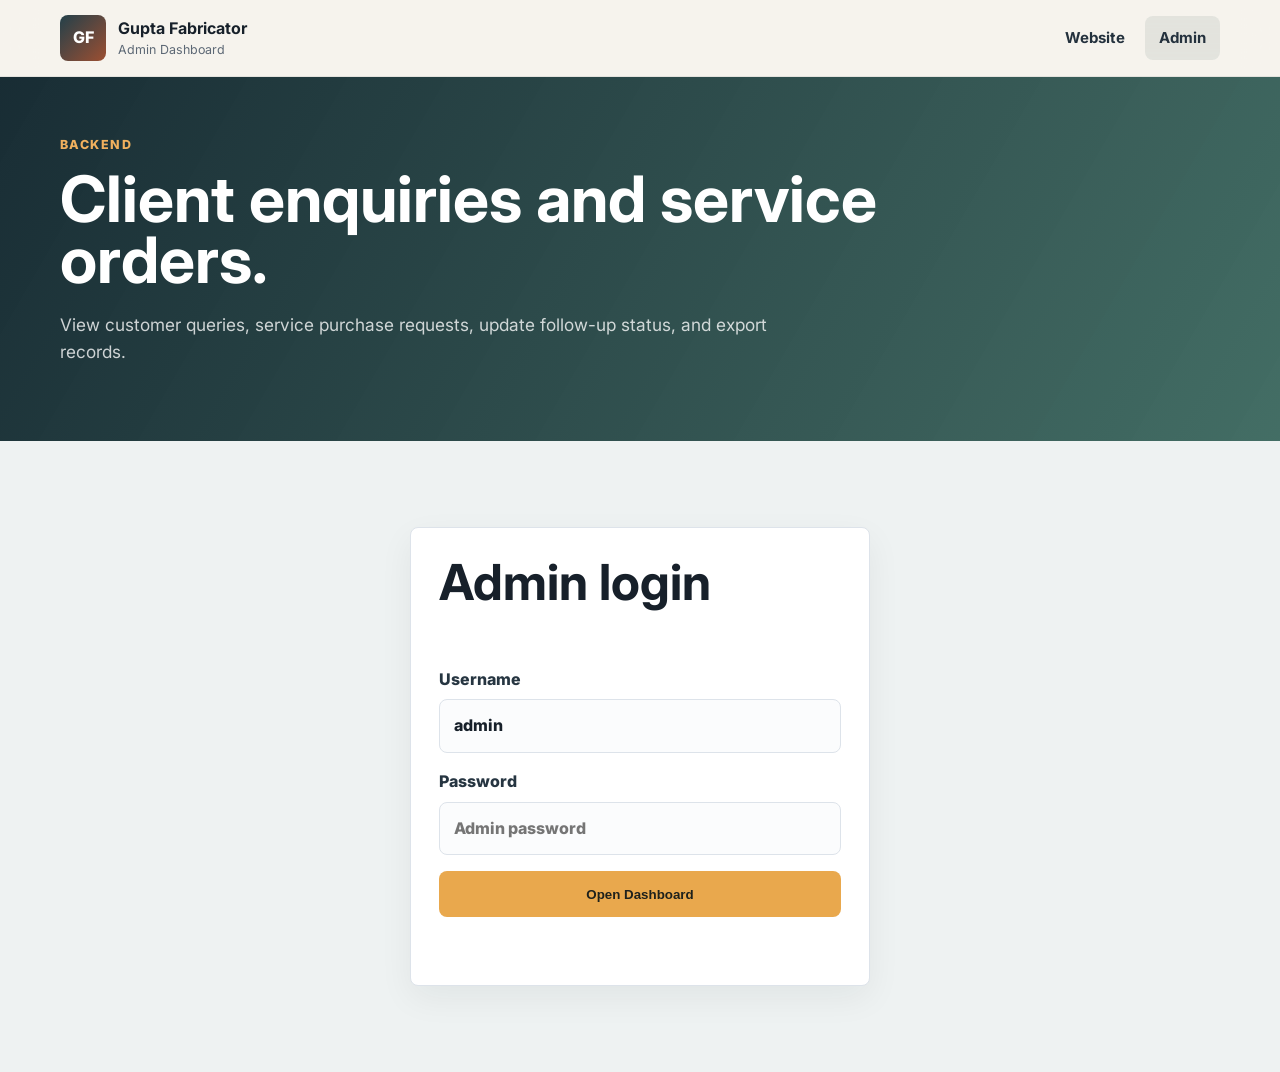
<file: admin.html>
<!DOCTYPE html>
<html lang="en">
<head>
  <meta charset="UTF-8">
  <meta name="viewport" content="width=device-width, initial-scale=1.0">
  <title>Admin Dashboard | Gupta Fabricator</title>
  <link rel="preconnect" href="https://fonts.googleapis.com">
  <link rel="preconnect" href="https://fonts.gstatic.com" crossorigin>
  <link href="https://fonts.googleapis.com/css2?family=Inter:wght@400;500;600;700;800&display=swap" rel="stylesheet">
  <link rel="stylesheet" href="styles.css">
</head>
<body class="admin-body">
  <header class="site-header">
    <nav class="nav shell" aria-label="Admin navigation">
      <a class="brand" href="index11.html"><span class="brand-mark">GF</span><span><strong>Gupta Fabricator</strong><small>Admin Dashboard</small></span></a>
      <div class="nav-links admin-nav-links">
        <a href="index11.html">Website</a>
        <a class="active" href="admin.html">Admin</a>
      </div>
    </nav>
  </header>

  <main>
    <section class="page-hero admin-hero">
      <div class="shell">
        <p class="eyebrow">Backend</p>
        <h1>Client enquiries and service orders.</h1>
        <p>View customer queries, service purchase requests, update follow-up status, and export records.</p>
      </div>
    </section>

    <section class="section">
      <div class="shell admin-login" id="adminLogin">
        <form class="quote-form admin-login-form" id="adminLoginForm">
          <h2>Admin login</h2>
          <label>Username<input type="text" name="username" value="admin" required></label>
          <label>Password<input type="password" name="password" required placeholder="Admin password"></label>
          <button class="btn primary" type="submit">Open Dashboard</button>
          <p class="form-note" id="adminLoginNote" aria-live="polite"></p>
        </form>
      </div>

      <div class="shell admin-dashboard" id="adminDashboard" hidden>
        <div class="admin-toolbar">
          <div>
            <p class="eyebrow dark">Dashboard</p>
            <h2>Backend records</h2>
          </div>
          <div class="admin-actions">
            <button class="btn" type="button" id="refreshAdmin">Refresh</button>
            <button class="btn" type="button" id="logoutAdmin">Logout</button>
          </div>
        </div>

        <div class="summary-grid" id="summaryGrid">
          <article><span>Total enquiries</span><strong id="totalEnquiries">0</strong></article>
          <article><span>Open enquiries</span><strong id="openEnquiries">0</strong></article>
          <article><span>Total orders</span><strong id="totalOrders">0</strong></article>
          <article><span>Open orders</span><strong id="openOrders">0</strong></article>
        </div>

        <div class="records-panel">
          <div class="records-toolbar">
            <div class="tab-controls" role="tablist" aria-label="Record type">
              <button class="tab-control active" type="button" data-admin-tab="enquiries">Enquiries</button>
              <button class="tab-control" type="button" data-admin-tab="orders">Service Orders</button>
            </div>
            <div class="record-tools">
              <input type="search" id="recordSearch" placeholder="Search records">
              <button class="btn" type="button" id="exportRecords">Export CSV</button>
            </div>
          </div>
          <p class="form-note" id="adminStatus" aria-live="polite"></p>
          <div class="table-wrap" id="recordsTable"></div>
        </div>
      </div>
    </section>
  </main>

  <script src="admin.js"></script>
</body>
</html>
</file>
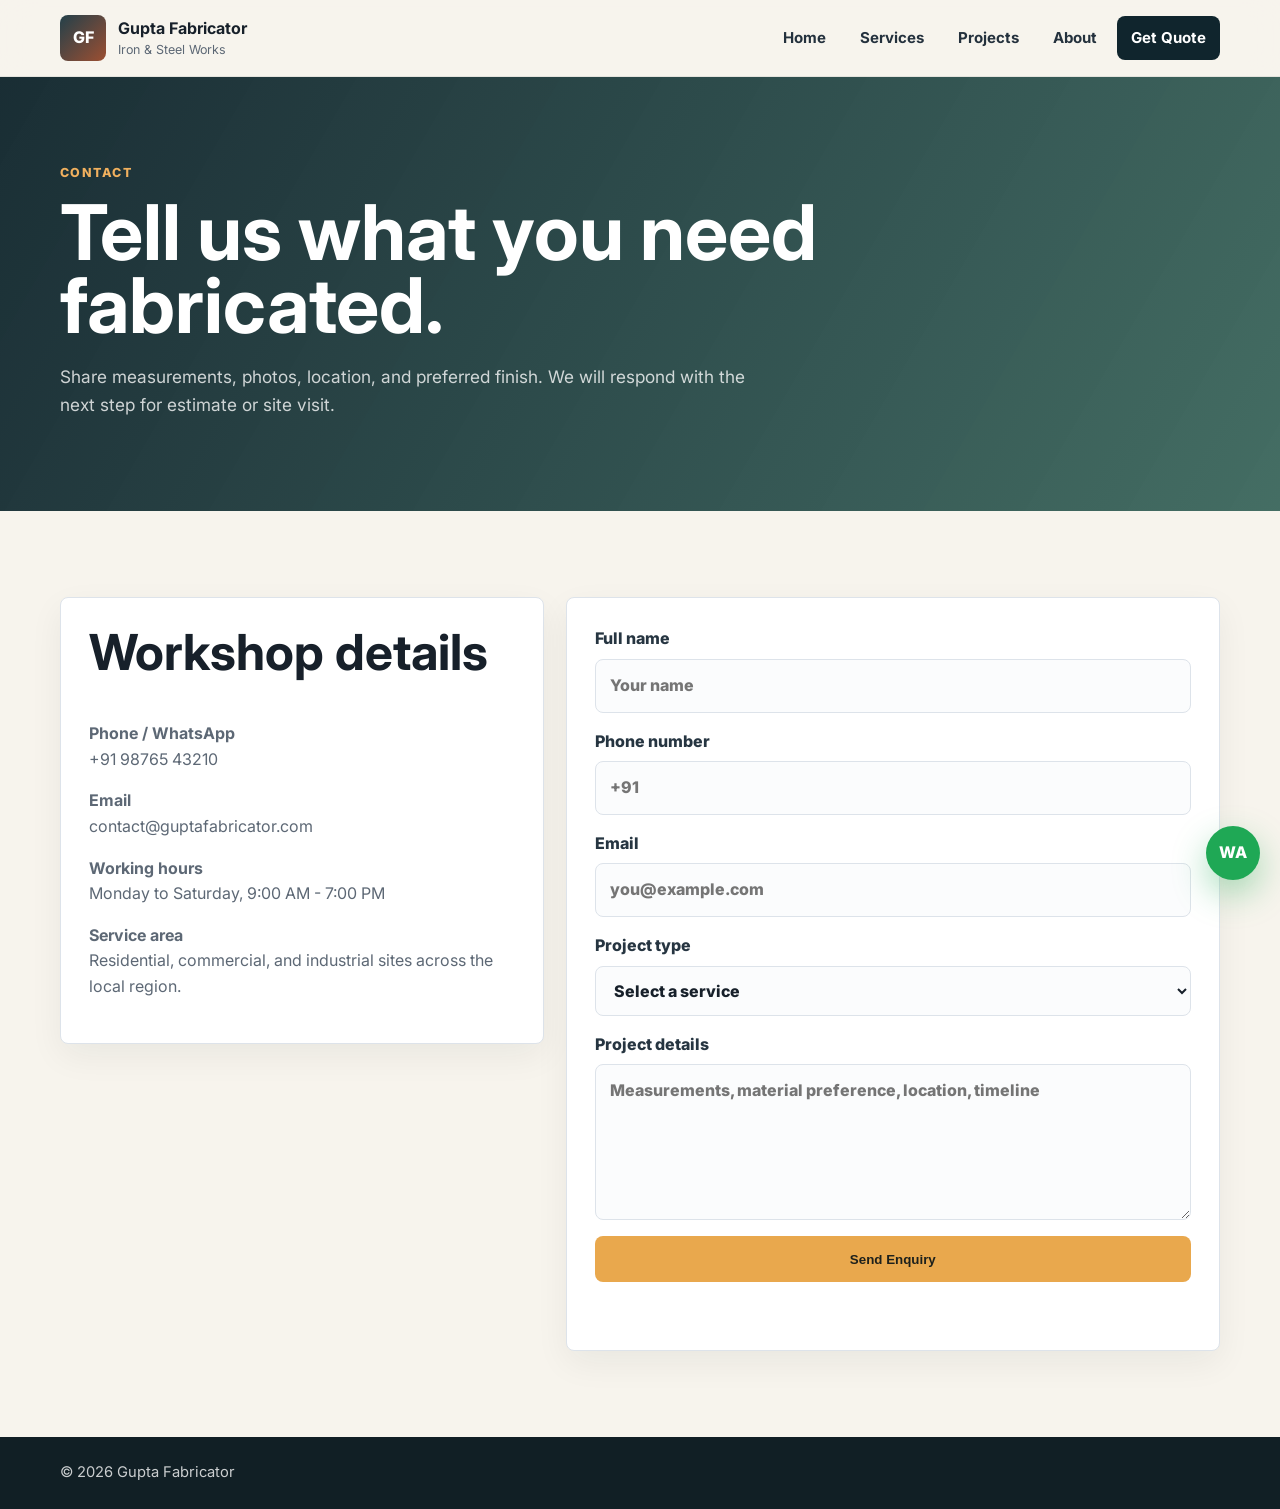
<file: contact.html>
<!DOCTYPE html>
<html lang="en">
<head>
  <meta charset="UTF-8">
  <meta name="viewport" content="width=device-width, initial-scale=1.0">
  <title>Contact | Gupta Fabricator</title>
  <link rel="preconnect" href="https://fonts.googleapis.com">
  <link rel="preconnect" href="https://fonts.gstatic.com" crossorigin>
  <link href="https://fonts.googleapis.com/css2?family=Inter:wght@400;500;600;700;800&display=swap" rel="stylesheet">
  <link rel="stylesheet" href="styles.css">
</head>
<body>
  <header class="site-header">
    <nav class="nav shell" aria-label="Primary navigation">
      <a class="brand" href="index11.html"><span class="brand-mark">GF</span><span><strong>Gupta Fabricator</strong><small>Iron & Steel Works</small></span></a>
      <button class="nav-toggle" type="button" aria-expanded="false" aria-controls="site-menu">Menu</button>
      <div class="nav-links" id="site-menu">
        <a href="index11.html">Home</a>
        <a href="services.html">Services</a>
        <a href="projects.html">Projects</a>
        <a href="about.html">About</a>
        <a class="active nav-cta" href="contact.html">Get Quote</a>
      </div>
    </nav>
  </header>

  <main>
    <section class="page-hero">
      <div class="shell">
        <p class="eyebrow">Contact</p>
        <h1>Tell us what you need fabricated.</h1>
        <p>Share measurements, photos, location, and preferred finish. We will respond with the next step for estimate or site visit.</p>
      </div>
    </section>

    <section class="section">
      <div class="shell contact-grid">
        <div class="contact-panel">
          <h2>Workshop details</h2>
          <p><strong>Phone / WhatsApp</strong><br>+91 98765 43210</p>
          <p><strong>Email</strong><br>contact@guptafabricator.com</p>
          <p><strong>Working hours</strong><br>Monday to Saturday, 9:00 AM - 7:00 PM</p>
          <p><strong>Service area</strong><br>Residential, commercial, and industrial sites across the local region.</p>
        </div>

        <form class="quote-form" id="quoteForm">
          <label>Full name<input type="text" name="name" required placeholder="Your name"></label>
          <label>Phone number<input type="tel" name="phone" required placeholder="+91"></label>
          <label>Email<input type="email" name="email" placeholder="you@example.com"></label>
          <label>Project type
            <select name="project" required>
              <option value="">Select a service</option>
              <option>Gate / Grill</option>
              <option>Railing / Staircase</option>
              <option>Shed / Structure</option>
              <option>Repair / Modification</option>
              <option>Custom fabrication</option>
            </select>
          </label>
          <label>Project details<textarea name="message" rows="5" placeholder="Measurements, material preference, location, timeline"></textarea></label>
          <button class="btn primary" type="submit">Send Enquiry</button>
          <p class="form-note" id="formNote" aria-live="polite"></p>
        </form>
      </div>
    </section>
  </main>

  <footer class="footer compact"><div class="shell footer-bottom">&copy; 2026 Gupta Fabricator</div></footer>
  <a class="whatsapp" href="https://wa.me/919876543210" aria-label="Contact on WhatsApp">WA</a>
  <script src="script.js"></script>
</body>
</html>
</file>
<file: styles.css>
:root {
  --ink: #17202a;
  --muted: #5d6875;
  --line: #dde3ea;
  --paper: #f7f4ed;
  --white: #ffffff;
  --steel: #23404a;
  --steel-2: #10252d;
  --brass: #c98a2e;
  --rust: #9c4f32;
  --green: #315f55;
  --shadow: 0 20px 50px rgba(17, 32, 42, 0.12);
}

* {
  box-sizing: border-box;
}

html {
  scroll-behavior: smooth;
}

body {
  margin: 0;
  font-family: Inter, Arial, sans-serif;
  color: var(--ink);
  background: var(--paper);
  line-height: 1.6;
}

img {
  display: block;
  max-width: 100%;
}

a {
  color: inherit;
}

.shell {
  width: min(1160px, calc(100% - 40px));
  margin: 0 auto;
}

.site-header {
  position: sticky;
  top: 0;
  z-index: 20;
  background: rgba(247, 244, 237, 0.92);
  border-bottom: 1px solid rgba(23, 32, 42, 0.08);
  backdrop-filter: blur(16px);
}

.nav {
  min-height: 76px;
  display: flex;
  align-items: center;
  justify-content: space-between;
  gap: 24px;
}

.brand {
  display: inline-flex;
  align-items: center;
  gap: 12px;
  text-decoration: none;
}

.brand-mark {
  width: 46px;
  height: 46px;
  display: grid;
  place-items: center;
  border-radius: 8px;
  color: white;
  background: linear-gradient(135deg, var(--steel), var(--rust));
  font-weight: 800;
  letter-spacing: 0;
}

.brand strong,
.brand small {
  display: block;
}

.brand small {
  color: var(--muted);
  font-size: 0.78rem;
  margin-top: -2px;
}

.nav-links {
  display: flex;
  align-items: center;
  gap: 6px;
}

.nav-links a {
  padding: 10px 14px;
  border-radius: 8px;
  color: #24313d;
  font-weight: 700;
  font-size: 0.94rem;
  text-decoration: none;
}

.nav-links a:hover,
.nav-links a.active {
  background: rgba(35, 64, 74, 0.09);
}

.nav-links .nav-cta {
  color: white;
  background: var(--steel);
}

.nav-links .nav-cta:hover,
.nav-links .nav-cta.active {
  background: var(--steel-2);
}

.nav-toggle {
  display: none;
  border: 1px solid var(--line);
  background: white;
  border-radius: 8px;
  padding: 10px 12px;
  font-weight: 800;
}

.hero {
  min-height: calc(100vh - 76px);
  position: relative;
  display: flex;
  align-items: end;
  overflow: hidden;
}

.hero-bg {
  position: absolute;
  inset: 0;
  width: 100%;
  height: 100%;
  object-fit: cover;
}

.hero-overlay {
  position: absolute;
  inset: 0;
  background: linear-gradient(90deg, rgba(13, 27, 34, 0.9) 0%, rgba(13, 27, 34, 0.64) 48%, rgba(13, 27, 34, 0.16) 100%);
}

.hero-content {
  position: relative;
  z-index: 1;
  color: white;
  padding: 92px 0 118px;
}

.eyebrow {
  margin: 0 0 14px;
  color: #f0b05e;
  font-size: 0.78rem;
  font-weight: 800;
  letter-spacing: 0.12em;
  text-transform: uppercase;
}

.eyebrow.dark {
  color: var(--rust);
}

h1,
h2,
h3,
p {
  margin-top: 0;
}

h1 {
  max-width: 760px;
  margin-bottom: 20px;
  font-size: clamp(3.1rem, 8vw, 6.7rem);
  line-height: 0.95;
  letter-spacing: 0;
}

h2 {
  font-size: clamp(2rem, 4vw, 3.1rem);
  line-height: 1.08;
  letter-spacing: 0;
}

h3 {
  line-height: 1.15;
}

.hero-copy {
  max-width: 650px;
  color: rgba(255, 255, 255, 0.86);
  font-size: clamp(1.04rem, 1.6vw, 1.22rem);
}

.actions {
  display: flex;
  flex-wrap: wrap;
  gap: 12px;
  margin-top: 28px;
}

.btn {
  display: inline-flex;
  align-items: center;
  justify-content: center;
  min-height: 46px;
  padding: 12px 18px;
  border: 0;
  border-radius: 8px;
  font-weight: 800;
  text-decoration: none;
  cursor: pointer;
}

.btn.primary {
  color: #1e211c;
  background: #e9a84d;
}

.btn.light {
  color: white;
  border: 1px solid rgba(255, 255, 255, 0.7);
  background: rgba(255, 255, 255, 0.08);
}

.section {
  padding: 86px 0;
}

.metrics-band {
  padding: 28px 0;
  color: white;
  background: var(--steel-2);
}

.metrics-grid {
  display: grid;
  grid-template-columns: repeat(4, 1fr);
  gap: 18px;
}

.metrics-grid div {
  padding: 18px 0;
}

.metrics-grid strong {
  display: block;
  color: #e9a84d;
  font-size: 2rem;
  line-height: 1;
}

.metrics-grid span {
  color: rgba(255, 255, 255, 0.76);
  font-size: 0.92rem;
}

.section-head {
  max-width: 780px;
  margin-bottom: 34px;
}

.section-head p:not(.eyebrow) {
  color: var(--muted);
  font-size: 1.06rem;
}

.service-grid,
.values-grid,
.detailed-grid {
  display: grid;
  grid-template-columns: repeat(3, 1fr);
  gap: 18px;
}

.service-card,
.values-grid article,
.detailed-grid article,
.contact-panel,
.quote-form {
  padding: 28px;
  border: 1px solid var(--line);
  border-radius: 8px;
  background: var(--white);
  box-shadow: 0 12px 34px rgba(17, 32, 42, 0.06);
}

.icon {
  width: 44px;
  height: 44px;
  display: grid;
  place-items: center;
  margin-bottom: 22px;
  border-radius: 8px;
  color: white;
  background: var(--green);
  font-weight: 800;
}

.service-card p,
.values-grid p,
.detailed-grid p,
.contact-panel p {
  color: var(--muted);
}

.split-section {
  background: #ffffff;
}

.split {
  display: grid;
  grid-template-columns: 1fr 0.92fr;
  align-items: center;
  gap: 54px;
}

.split.reverse {
  grid-template-columns: 0.92fr 1fr;
}

.split img {
  width: 100%;
  aspect-ratio: 4 / 3;
  object-fit: cover;
  border-radius: 8px;
  box-shadow: var(--shadow);
}

.check-list {
  list-style: none;
  padding: 0;
  margin: 24px 0 0;
}

.check-list li {
  position: relative;
  padding-left: 28px;
  margin-bottom: 12px;
  color: #293845;
}

.check-list li::before {
  content: "";
  position: absolute;
  left: 0;
  top: 0.66em;
  width: 14px;
  height: 2px;
  background: var(--brass);
}

.project-strip {
  display: grid;
  grid-template-columns: repeat(3, 1fr);
  gap: 18px;
}

.project-tile,
.gallery-card {
  position: relative;
  overflow: hidden;
  min-height: 330px;
  border-radius: 8px;
  color: white;
  background: #111;
  text-decoration: none;
}

.project-tile img,
.gallery-card img {
  width: 100%;
  height: 100%;
  object-fit: cover;
  transition: transform 0.35s ease;
}

.project-tile::after,
.gallery-card::after {
  content: "";
  position: absolute;
  inset: 0;
  background: linear-gradient(180deg, transparent 20%, rgba(0, 0, 0, 0.78) 100%);
}

.project-tile span,
.gallery-card div {
  position: absolute;
  left: 22px;
  right: 22px;
  bottom: 20px;
  z-index: 1;
}

.project-tile span {
  font-size: 1.2rem;
  font-weight: 800;
}

.project-tile:hover img,
.gallery-card:hover img {
  transform: scale(1.04);
}

.cta-band,
.page-hero {
  color: white;
  background:
    linear-gradient(120deg, rgba(16, 37, 45, 0.96), rgba(49, 95, 85, 0.9)),
    url("https://images.pexels.com/photos/5846122/pexels-photo-5846122.jpeg?auto=compress&cs=tinysrgb&w=1600") center / cover;
}

.cta-grid {
  display: flex;
  align-items: center;
  justify-content: space-between;
  gap: 28px;
  padding: 60px 0;
}

.cta-grid h2 {
  margin-bottom: 0;
}

.page-hero {
  padding: 86px 0 76px;
}

.page-hero h1 {
  max-width: 860px;
  font-size: clamp(2.4rem, 6vw, 5rem);
}

.page-hero p:not(.eyebrow) {
  max-width: 720px;
  color: rgba(255, 255, 255, 0.78);
  font-size: 1.08rem;
}

.timeline {
  display: grid;
  gap: 16px;
  margin-top: 26px;
}

.timeline div {
  display: grid;
  grid-template-columns: 60px 1fr;
  gap: 16px;
  align-items: center;
  padding: 18px;
  border: 1px solid var(--line);
  border-radius: 8px;
}

.timeline strong {
  color: var(--rust);
  font-size: 1.35rem;
}

.gallery-grid {
  display: grid;
  grid-template-columns: repeat(3, 1fr);
  gap: 18px;
}

.gallery-card {
  min-height: 420px;
}

.gallery-card h2 {
  margin-bottom: 8px;
  font-size: 1.35rem;
}

.gallery-card p {
  margin-bottom: 0;
  color: rgba(255, 255, 255, 0.82);
}

.contact-grid {
  display: grid;
  grid-template-columns: 0.85fr 1.15fr;
  gap: 22px;
  align-items: start;
}

.quote-form {
  display: grid;
  gap: 16px;
}

.quote-form label {
  display: grid;
  gap: 7px;
  color: #263541;
  font-weight: 800;
}

.quote-form input,
.quote-form select,
.quote-form textarea {
  width: 100%;
  border: 1px solid var(--line);
  border-radius: 8px;
  padding: 13px 14px;
  color: var(--ink);
  font: inherit;
  background: #fbfcfd;
}

.quote-form textarea {
  resize: vertical;
}

.form-note {
  min-height: 24px;
  margin: 0;
  color: var(--green);
  font-weight: 800;
}

.form-note.error {
  color: #b42318;
}

.shop-section {
  background: #eef2f2;
}

.buying-grid {
  display: grid;
  grid-template-columns: repeat(4, 1fr);
  gap: 18px;
}

.buy-card {
  min-height: 340px;
  display: flex;
  flex-direction: column;
  justify-content: space-between;
  gap: 24px;
  padding: 24px;
  border: 1px solid var(--line);
  border-radius: 8px;
  background: var(--white);
  box-shadow: 0 12px 34px rgba(17, 32, 42, 0.06);
}

.buy-card h2 {
  margin-bottom: 14px;
  font-size: 1.5rem;
}

.buy-card p {
  color: var(--muted);
}

.service-label {
  display: inline-flex;
  margin-bottom: 14px;
  padding: 7px 10px;
  border-radius: 8px;
  color: var(--steel-2);
  background: #f0d9b7;
  font-size: 0.76rem;
  font-weight: 800;
  text-transform: uppercase;
}

.buy-card-footer {
  display: grid;
  gap: 14px;
}

.buy-card-footer strong {
  color: var(--rust);
}

.modal[hidden] {
  display: none;
}

.modal {
  position: fixed;
  inset: 0;
  z-index: 60;
  display: grid;
  place-items: center;
  padding: 24px;
  background: rgba(16, 37, 45, 0.72);
}

.modal-panel {
  width: min(720px, 100%);
  max-height: min(92vh, 900px);
  overflow: auto;
  position: relative;
  padding: 30px;
  border-radius: 8px;
  background: var(--white);
  box-shadow: var(--shadow);
}

.modal-close {
  position: absolute;
  top: 18px;
  right: 18px;
  border: 1px solid var(--line);
  border-radius: 8px;
  padding: 9px 11px;
  color: var(--ink);
  background: #f7f8f8;
  font-weight: 800;
  cursor: pointer;
}

body.modal-open {
  overflow: hidden;
}

.footer {
  padding: 54px 0 24px;
  color: rgba(255, 255, 255, 0.78);
  background: #111f25;
}

.footer.compact {
  padding: 24px 0;
}

.footer-grid {
  display: grid;
  grid-template-columns: 1.4fr 0.7fr 1fr;
  gap: 38px;
}

.footer a {
  display: block;
  color: rgba(255, 255, 255, 0.86);
  text-decoration: none;
  margin-bottom: 8px;
}

.footer-brand {
  margin-bottom: 18px;
}

.footer .brand small {
  color: rgba(255, 255, 255, 0.62);
}

.footer h3 {
  color: white;
  font-size: 1rem;
}

.footer-bottom {
  margin-top: 28px;
  padding-top: 22px;
  border-top: 1px solid rgba(255, 255, 255, 0.12);
  font-size: 0.92rem;
}

.compact .footer-bottom {
  margin-top: 0;
  padding-top: 0;
  border-top: 0;
}

.admin-body {
  background: #eef2f2;
}

.admin-hero {
  padding: 58px 0;
}

.admin-hero h1 {
  font-size: clamp(2.4rem, 5vw, 4.6rem);
}

.admin-nav-links {
  display: flex;
}

.admin-login {
  display: grid;
  place-items: center;
}

.admin-login-form {
  width: min(460px, 100%);
}

.admin-dashboard[hidden],
.admin-login[hidden] {
  display: none;
}

.admin-toolbar,
.records-toolbar {
  display: flex;
  align-items: center;
  justify-content: space-between;
  gap: 18px;
  margin-bottom: 22px;
}

.admin-toolbar h2 {
  margin-bottom: 0;
}

.admin-actions,
.record-tools,
.tab-controls {
  display: flex;
  align-items: center;
  gap: 10px;
  flex-wrap: wrap;
}

.admin-actions .btn,
.record-tools .btn {
  color: var(--ink);
  background: var(--white);
  border: 1px solid var(--line);
}

.summary-grid {
  display: grid;
  grid-template-columns: repeat(4, 1fr);
  gap: 16px;
  margin-bottom: 18px;
}

.summary-grid article {
  padding: 22px;
  border-radius: 8px;
  color: white;
  background: var(--steel-2);
}

.summary-grid span,
.summary-grid strong {
  display: block;
}

.summary-grid span {
  color: rgba(255, 255, 255, 0.72);
  font-size: 0.86rem;
  font-weight: 700;
}

.summary-grid strong {
  margin-top: 6px;
  color: #e9a84d;
  font-size: 2.3rem;
  line-height: 1;
}

.records-panel {
  padding: 22px;
  border: 1px solid var(--line);
  border-radius: 8px;
  background: var(--white);
  box-shadow: 0 12px 34px rgba(17, 32, 42, 0.06);
}

.tab-control {
  border: 1px solid var(--line);
  border-radius: 8px;
  padding: 11px 14px;
  color: var(--ink);
  background: #f7f8f8;
  font-weight: 800;
  cursor: pointer;
}

.tab-control.active {
  color: white;
  background: var(--steel);
  border-color: var(--steel);
}

.record-tools input {
  min-height: 44px;
  min-width: 230px;
  border: 1px solid var(--line);
  border-radius: 8px;
  padding: 10px 12px;
  font: inherit;
}

.table-wrap {
  width: 100%;
  overflow: auto;
}

.admin-table {
  width: 100%;
  border-collapse: collapse;
  min-width: 960px;
}

.admin-table th,
.admin-table td {
  padding: 14px;
  border-bottom: 1px solid var(--line);
  text-align: left;
  vertical-align: top;
}

.admin-table th {
  color: var(--muted);
  background: #f7f8f8;
  font-size: 0.82rem;
  text-transform: uppercase;
}

.admin-table small,
.admin-table span {
  display: block;
  color: var(--muted);
}

.status-select {
  min-width: 130px;
  border: 1px solid var(--line);
  border-radius: 8px;
  padding: 9px 10px;
  font: inherit;
  background: #fbfcfd;
}

.empty-state {
  padding: 34px;
  border: 1px dashed var(--line);
  border-radius: 8px;
  color: var(--muted);
  text-align: center;
}

.whatsapp {
  position: fixed;
  right: 20px;
  bottom: 20px;
  z-index: 30;
  width: 54px;
  height: 54px;
  display: grid;
  place-items: center;
  border-radius: 999px;
  color: white;
  background: #1fa855;
  font-weight: 800;
  text-decoration: none;
  box-shadow: 0 14px 34px rgba(31, 168, 85, 0.38);
}

@media (max-width: 920px) {
  .nav {
    flex-wrap: wrap;
  }

  .nav-toggle {
    display: inline-flex;
  }

  .nav-links {
    display: none;
    width: 100%;
    padding-bottom: 16px;
  }

  .nav-links.open {
    display: grid;
  }

  .nav-links a {
    padding: 12px 0;
  }

  .metrics-grid,
  .service-grid,
  .values-grid,
  .detailed-grid,
  .buying-grid,
  .summary-grid,
  .project-strip,
  .gallery-grid,
  .contact-grid,
  .footer-grid,
  .split,
  .split.reverse {
    grid-template-columns: 1fr;
  }

  .hero {
    min-height: 760px;
  }

  .hero-overlay {
    background: linear-gradient(180deg, rgba(13, 27, 34, 0.55) 0%, rgba(13, 27, 34, 0.92) 100%);
  }

  .cta-grid {
    align-items: flex-start;
    flex-direction: column;
  }

  .admin-toolbar,
  .records-toolbar {
    align-items: flex-start;
    flex-direction: column;
  }
}

@media (max-width: 560px) {
  .shell {
    width: min(100% - 28px, 1160px);
  }

  .section {
    padding: 62px 0;
  }

  .hero-content {
    padding: 72px 0 76px;
  }

  .service-card,
  .values-grid article,
  .detailed-grid article,
  .buy-card,
  .contact-panel,
  .quote-form {
    padding: 22px;
  }

  .project-tile,
  .gallery-card {
    min-height: 330px;
  }
}
</file>
